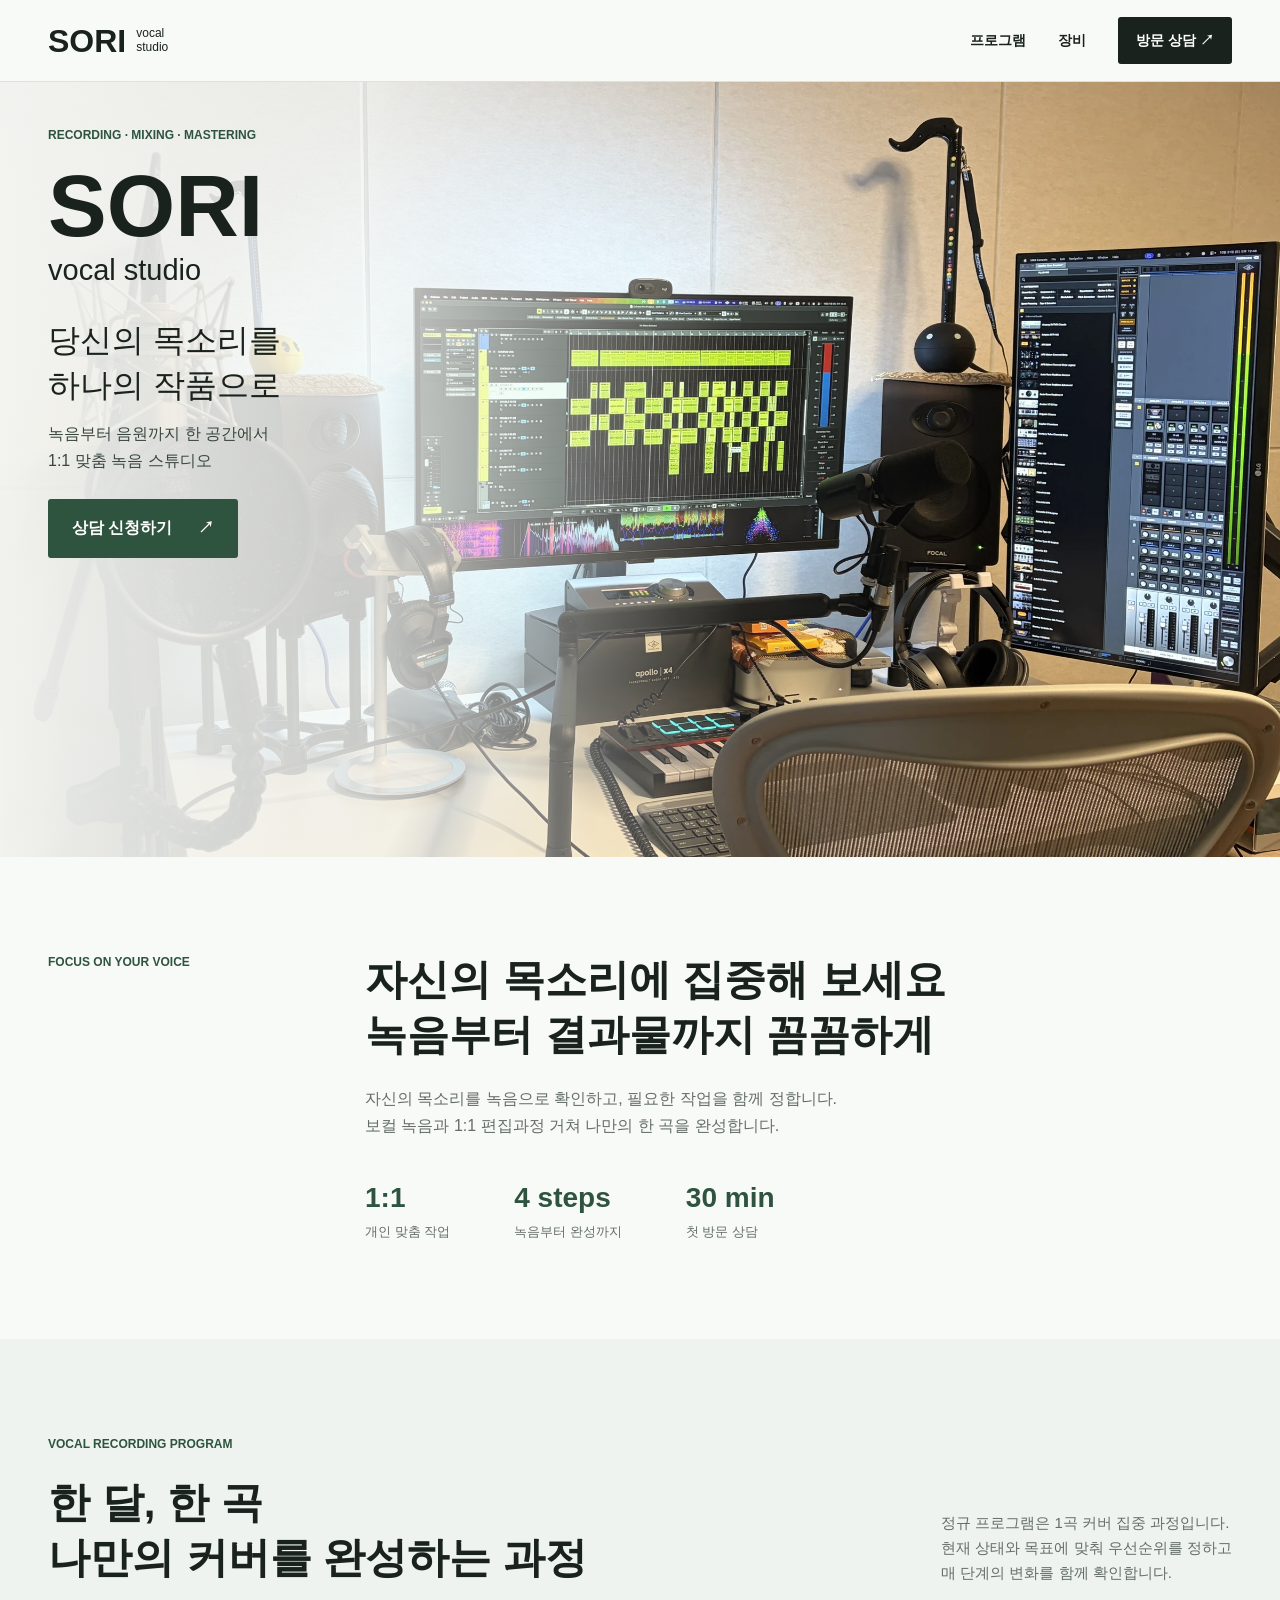
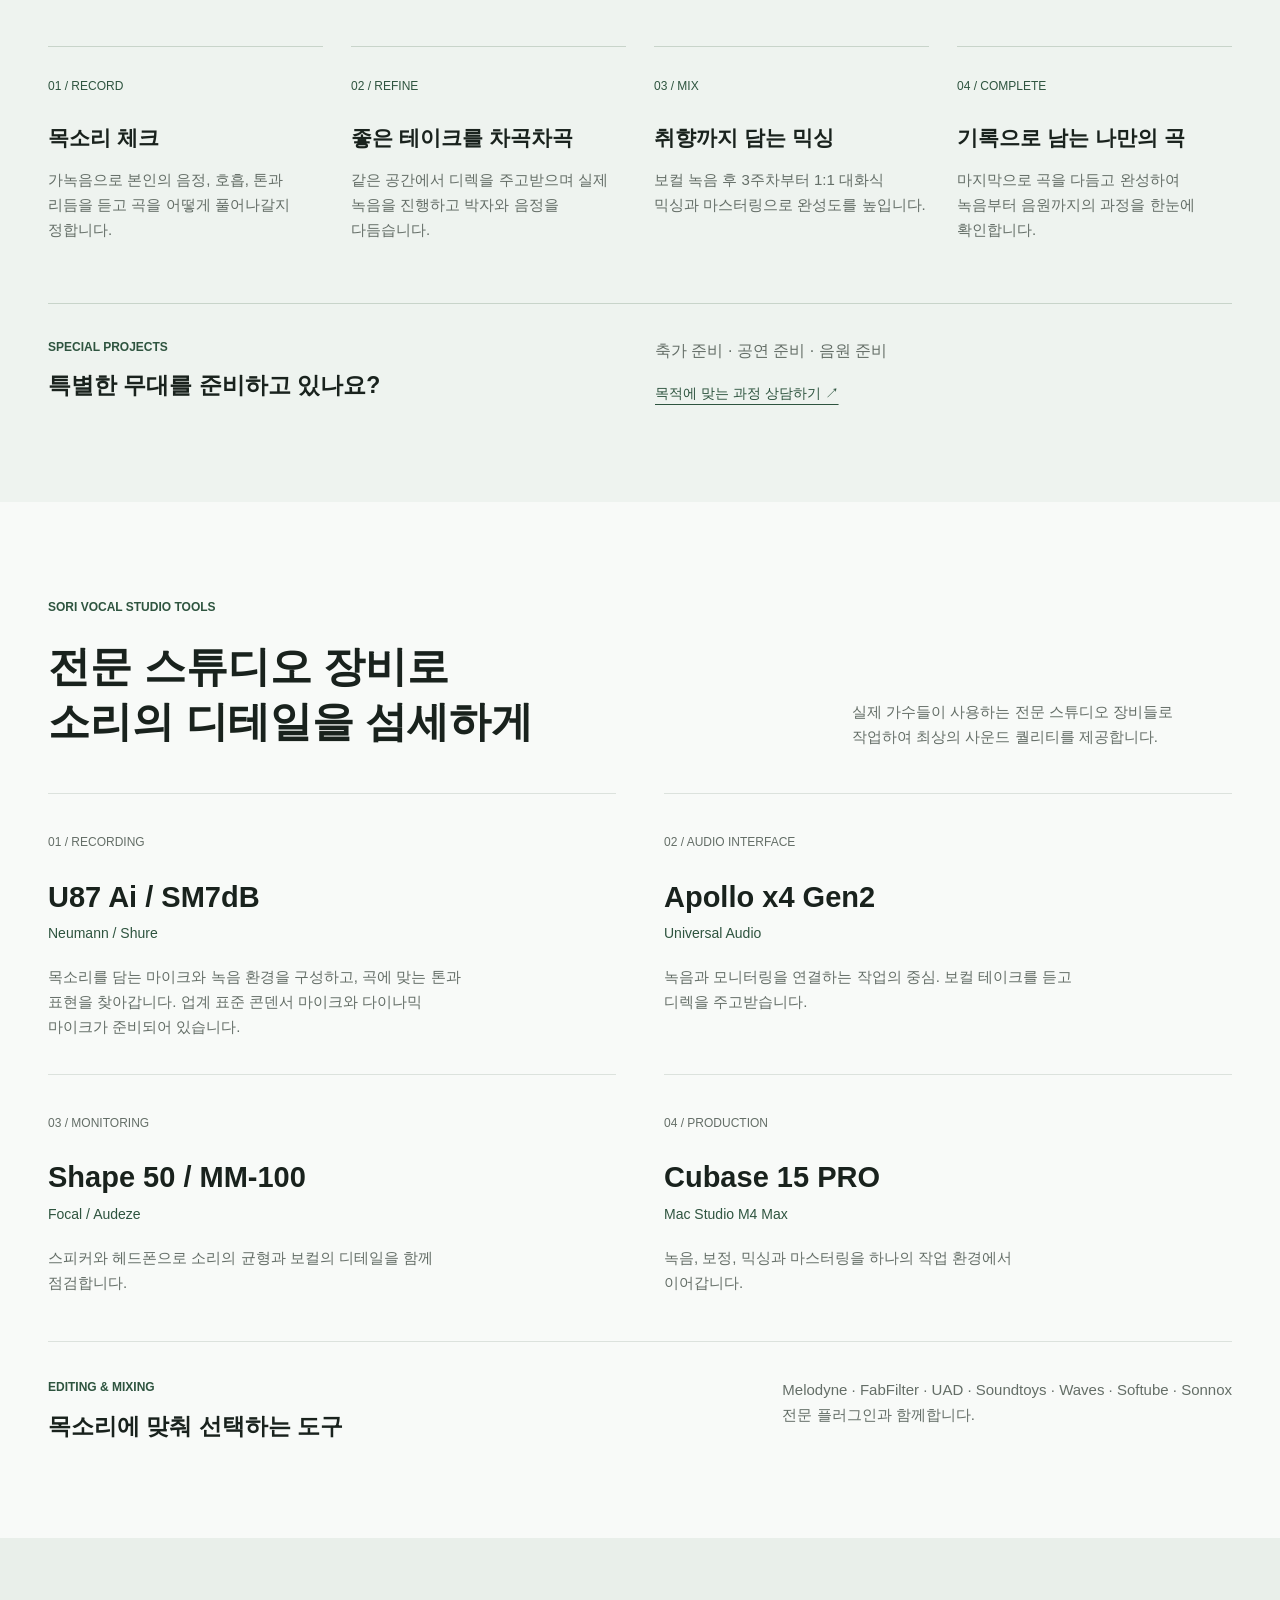
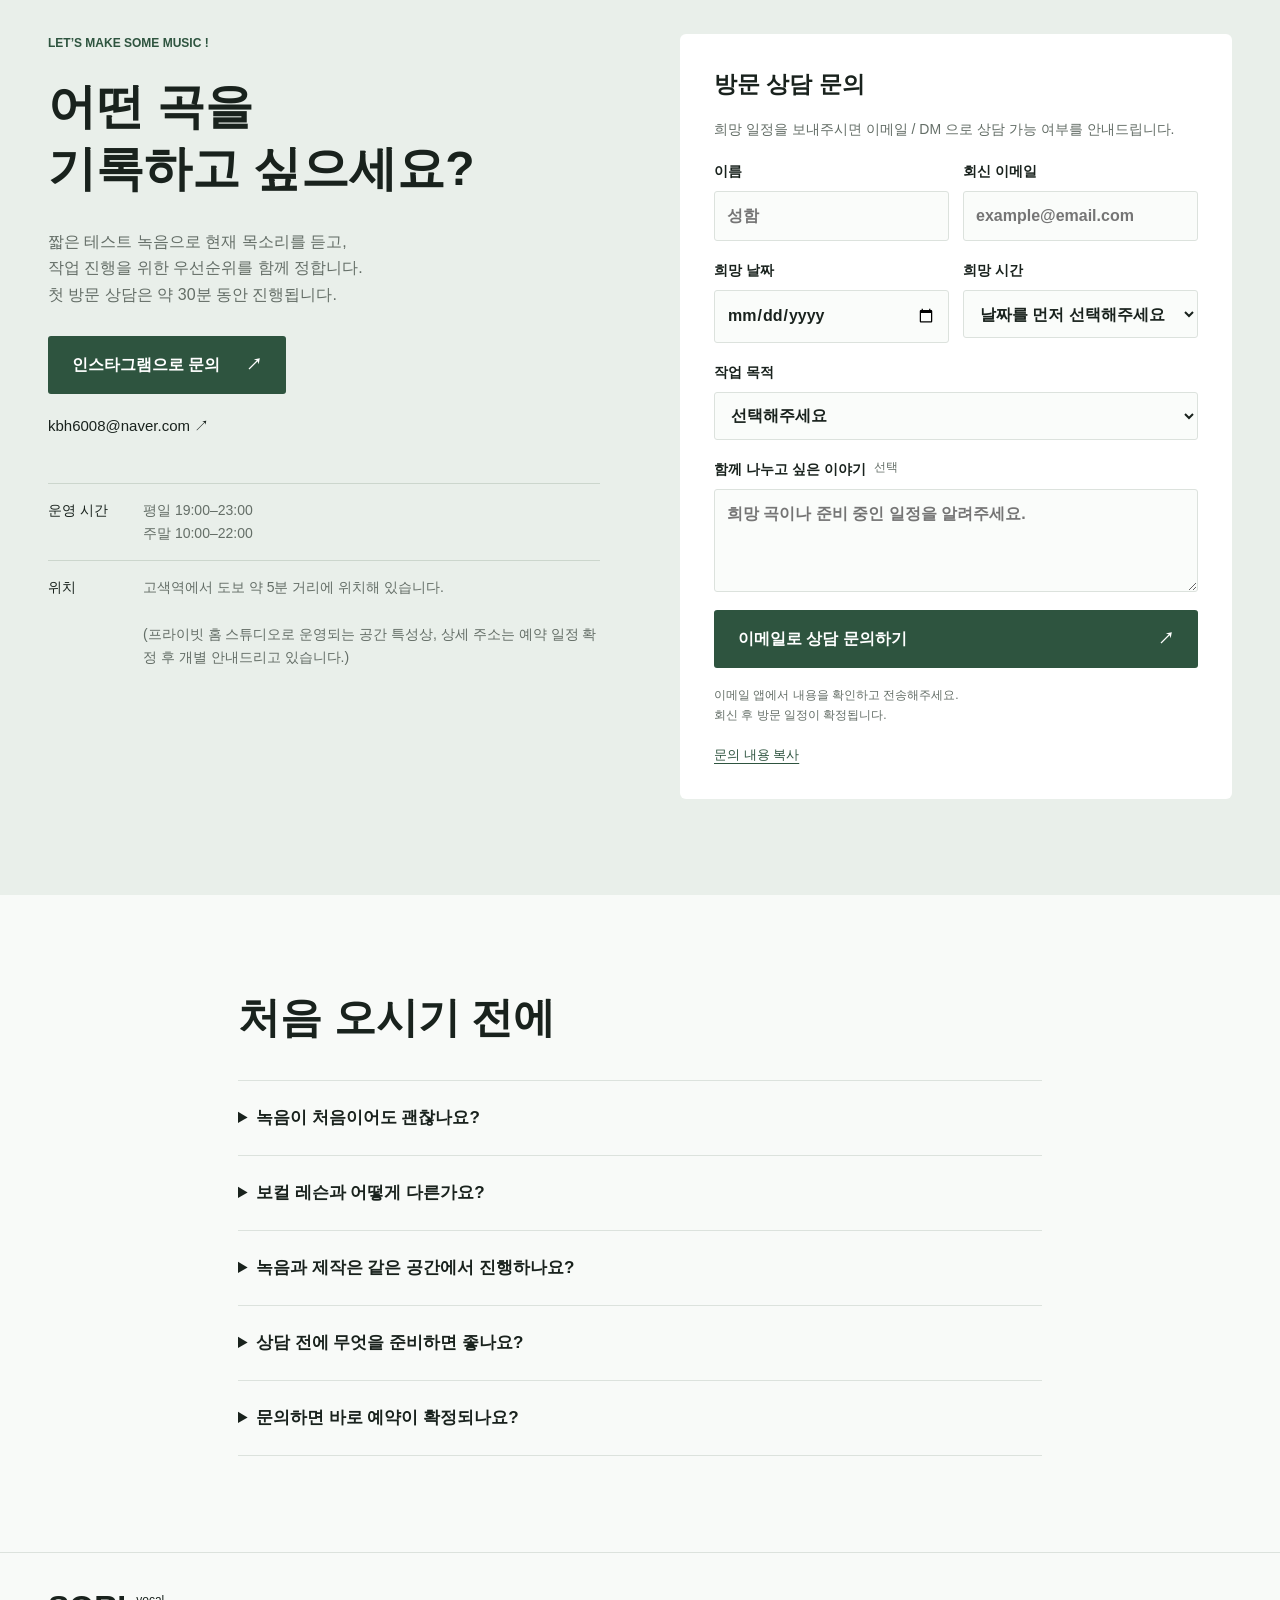
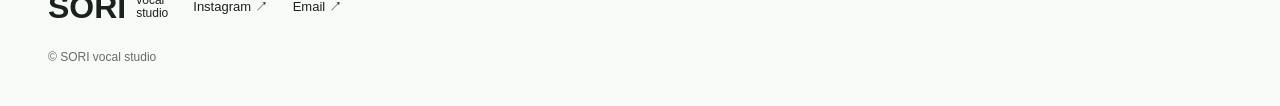
<file: index.html>
<!doctype html>
<html lang="ko"><head><meta charset="utf-8"><meta name="viewport" content="width=device-width,initial-scale=1"><title>SORI vocal studio | 당신의 목소리를 하나의 작품으로</title><meta name="description" content="한 공간에서 함께하는 1:1 녹음, 보컬 디렉과 믹싱. SORI vocal studio에서 나만의 한 곡을 완성하세요."><meta property="og:title" content="SORI vocal studio"><meta property="og:description" content="당신의 목소리를 하나의 작품으로. 한 공간에서 함께하는 1:1 맞춤 녹음과 제작."><meta property="og:image" content="https://byeongbyeong.github.io/studio-assets/studio-actual-20261031.jpg"><meta property="og:image:alt" content="SORI vocal studio 실제 녹음·제작 공간"><meta property="og:type" content="website"><meta property="og:url" content="https://byeongbyeong.github.io/"><meta name="theme-color" content="#f8faf8"><link rel="stylesheet" href="styles.css?v=20261004"><script src="site.js?v=20261018" defer=""></script><style id="sori-custom-style">[hidden]{display:none!important}h1,h2,h3,p{overflow-wrap:anywhere}.hero{height:auto;max-height:none;min-height:calc(100svh - 125px)}.hero-copy{padding-bottom:100px}@media(max-width:600px){.hero{min-height:550px}}@media(max-width:600px){[data-edit-id="t2"]{font-size:27px!important}}@media(max-width:600px){[data-edit-id="t6"]{font-size:27px!important}}@media(max-width:600px){[data-edit-id="t25"]{font-size:27px!important}}@media(max-width:600px){[data-edit-id="t40"]{font-size:27px!important}}@media(max-width:600px){[data-edit-id="t58"]{font-size:34px!important}}@media(max-width:600px){[data-edit-id="t71"]{font-size:27px!important}}.eyebrow:empty,footer p:empty{display:none}</style></head>
<body><a class="skip" href="#main">본문 바로가기</a><header><a class="brand" href="#top">SORI<span>vocal<br>studio</span></a><nav aria-label="주요 메뉴"><a href="#space" hidden="">공간</a><a href="#process">프로그램</a><a href="#equipment">장비</a><a class="nav-cta" href="#contact">방문 상담 ↗</a></nav></header>
<main id="main"><section class="hero" id="top" data-section-id="s0"><img src="studio-assets/studio-actual-20261031.webp" width="2400" height="1800" alt="SORI vocal studio의 마이크, 모니터 스피커와 녹음·믹싱 작업 공간" fetchpriority="high" decoding="async" data-edit-id="hero-image" style="object-fit: cover;"><div class="hero-copy"><p class="eyebrow" data-edit-id="t0">RECORDING · MIXING · MASTERING</p><h1>SORI<span data-edit-id="t1">vocal studio</span></h1><p class="hero-line" data-edit-id="t2">당신의 목소리를<br>하나의 작품으로</p><p class="hero-desc" data-edit-id="t3" style="text-align: left;">녹음부터 음원까지 한 공간에서<br>1:1 맞춤 녹음 스튜디오</p><a class="button" href="#contact" data-edit-id="t4" style="text-align: left;">상담 신청하기<span>↗</span></a></div></section>
<section class="wrap intro" data-section-id="s1"><p class="eyebrow" data-edit-id="t5">FOCUS ON YOUR VOICE</p><div><h2 data-edit-id="t6">자신의 목소리에 집중해 보세요<br>녹음부터 결과물까지 꼼꼼하게</h2><p data-edit-id="t7">자신의 목소리를 녹음으로 확인하고, 필요한 작업을 함께 정합니다.<br>보컬 녹음과 1:1 편집과정 거쳐 나만의 한 곡을 완성합니다.</p><div class="facts"><span data-edit-id="t8"><b data-edit-id="t9">1:1</b>개인 맞춤 작업</span><span data-edit-id="t10"><b data-edit-id="t11">4 steps</b>녹음부터 완성까지</span><span data-edit-id="t12"><b data-edit-id="t13">30 min</b>첫 방문 상담</span></div></div></section>
<section class="wrap space" id="space" data-section-id="s2" hidden=""><div class="section-head"><div><p class="eyebrow" data-edit-id="t14">ONE SHARED SPACE</p><h2 data-edit-id="t15">같은 공간에서.<br>더 가까이, 함께 완성.</h2></div><p data-edit-id="t16">녹음과 제작을 한곳에서 이어가는 1:1 스튜디오.<br>바로 옆에서 디렉을 주고받고 함께 들으며,<br>목소리에 맞는 작업 방향을 찾아갑니다.</p></div><figure><img id="space-image" src="studio-assets/studio-room-bright.webp" width="1672" height="941" loading="lazy" decoding="async" alt="작업 책상과 보컬 녹음 위치가 함께 있는 밝은 단일 공간 설계 이미지" style="object-position: 50% 50%; object-fit: contain;"><figcaption><b id="space-label" aria-live="polite">01 / SHARED STUDIO</b><span data-edit-id="t17">공간 설계 이미지 · 실제 시공 및 장비 배치는 달라질 수 있습니다.</span></figcaption></figure><div class="gallery-tabs" role="group" aria-label="스튜디오 설계 이미지 선택"><button type="button" data-image="studio-room-bright" aria-controls="space-image" class="selected" aria-pressed="true" data-src="studio-assets/studio-room-bright.webp" data-alt="작업 책상과 보컬 녹음 위치가 함께 있는 밝은 단일 공간 설계 이미지" data-position="50% 50%" data-fit="contain"><small>01</small><b data-edit-id="t18">공간 전경</b><span data-edit-id="t19">녹음 · 제작</span></button><button type="button" data-image="workstation-bright" aria-controls="space-image" aria-pressed="false" data-src="studio-assets/workstation-bright.webp" data-alt="같은 공간에서 녹음 디렉과 믹싱을 진행하는 작업 자리 설계 이미지" data-position="50% 50%" data-fit="contain"><small>02</small><b data-edit-id="t20">작업 자리</b><span data-edit-id="t21">디렉 · 믹싱</span></button><button type="button" data-image="studio-overview-bright" aria-controls="space-image" aria-pressed="false" data-src="studio-assets/studio-overview-bright.webp" data-alt="책상, 녹음 마이크와 출입 동선이 한 공간에 있는 스튜디오 배치 설계 이미지" data-position="50% 50%" data-fit="contain"><small>03</small><b data-edit-id="t22">공간 배치</b><span data-edit-id="t23">하나의 작업 동선</span></button></div></section>
<section class="process" id="process" data-section-id="s3"><div class="wrap"><div class="section-head"><div><p class="eyebrow" data-edit-id="t24">VOCAL RECORDING PROGRAM</p><h2 data-edit-id="t25">한 달, 한 곡<br>나만의 커버를 완성하는 과정</h2></div><p data-edit-id="t26">정규 프로그램은 1곡 커버 집중 과정입니다.<br>현재 상태와 목표에 맞춰 우선순위를 정하고<br>매 단계의 변화를 함께 확인합니다.</p></div><ol class="steps"><li><span>01 / RECORD</span><h3 data-edit-id="t27">목소리 체크</h3><p data-edit-id="t28">가녹음으로 본인의 음정, 호흡, 톤과 리듬을 듣고 곡을 어떻게 풀어나갈지 정합니다.</p></li><li><span>02 / REFINE</span><h3 data-edit-id="t29">좋은 테이크를 차곡차곡</h3><p data-edit-id="t30">같은 공간에서 디렉을 주고받으며 실제 녹음을 진행하고 박자와 음정을 다듬습니다.</p></li><li><span>03 / MIX</span><h3 data-edit-id="t31">취향까지 담는 믹싱</h3><p data-edit-id="t32">보컬 녹음 후 3주차부터 1:1 대화식 믹싱과 마스터링으로 완성도를 높입니다.</p></li><li><span>04 / COMPLETE</span><h3 data-edit-id="t33">기록으로 남는 나만의 곡</h3><p data-edit-id="t34">마지막으로 곡을 다듬고 완성하여 녹음부터 음원까지의 과정을 한눈에 확인합니다.</p></li></ol><div class="special"><div><p class="eyebrow" data-edit-id="t35">SPECIAL PROJECTS</p><h3 data-edit-id="t36">특별한 무대를 준비하고 있나요?</h3></div><div><p data-edit-id="t37">축가 준비 · 공연 준비 · 음원 준비</p><a href="#contact" data-edit-id="t38">목적에 맞는 과정 상담하기 ↗</a></div></div></div></section>
<section class="wrap" id="equipment" data-section-id="s4"><div class="section-head"><div><p class="eyebrow" data-edit-id="t39">SORI VOCAL STUDIO TOOLS</p><h2 data-edit-id="t40">전문 스튜디오 장비로<br>소리의 디테일을 섬세하게</h2></div><p data-edit-id="t41">실제 가수들이 사용하는 전문 스튜디오 장비들로 작업하여 최상의 사운드 퀄리티를 제공합니다.</p></div><div class="gear-grid"><article><small>01 / RECORDING</small><h3 data-edit-id="t42">U87 Ai / SM7dB</h3><p class="gear-sub" data-edit-id="t43">Neumann / Shure</p><p data-edit-id="t44">목소리를 담는 마이크와 녹음 환경을 구성하고, 곡에 맞는 톤과 표현을 찾아갑니다. 업계 표준 콘덴서 마이크와 다이나믹 마이크가 준비되어 있습니다.</p></article><article><small>02 / AUDIO INTERFACE</small><h3 data-edit-id="t45">Apollo x4 Gen2</h3><p class="gear-sub" data-edit-id="t46">Universal Audio</p><p data-edit-id="t47">녹음과 모니터링을 연결하는 작업의 중심. 보컬 테이크를 듣고 디렉을 주고받습니다.</p></article><article><small>03 / MONITORING</small><h3 data-edit-id="t48">Shape 50 / MM-100</h3><p class="gear-sub" data-edit-id="t49">Focal / Audeze</p><p data-edit-id="t50">스피커와 헤드폰으로 소리의 균형과 보컬의 디테일을 함께 점검합니다.</p></article><article><small>04 / PRODUCTION</small><h3 data-edit-id="t51">Cubase 15 PRO</h3><p class="gear-sub" data-edit-id="t52">Mac Studio M4 Max</p><p data-edit-id="t53">녹음, 보정, 믹싱과 마스터링을 하나의 작업 환경에서 이어갑니다.</p></article></div><div class="software"><div><p class="eyebrow" data-edit-id="t54">EDITING &amp; MIXING</p><h3 data-edit-id="t55">목소리에 맞춰 선택하는 도구</h3></div><p data-edit-id="t56">Melodyne · FabFilter · UAD · Soundtoys ·  Waves · Softube · Sonnox<br>전문 플러그인과 함께합니다.</p></div></section>
<section class="contact" id="contact" data-section-id="s5"><div class="wrap contact-grid"><div class="contact-copy"><p class="eyebrow" data-edit-id="t57">LET’S MAKE SOME MUSIC !</p><h2 data-edit-id="t58">어떤 곡을<br>기록하고 싶으세요?</h2><p data-edit-id="t59">짧은 테스트 녹음으로 현재 목소리를 듣고,<br>작업 진행을 위한 우선순위를 함께 정합니다.<br>첫 방문 상담은 약 30분 동안 진행됩니다.</p><a class="button" href="https://www.instagram.com/hon2b/" target="_blank" rel="noopener noreferrer" data-edit-id="t60">인스타그램으로 문의 <span>↗</span></a><a class="email-link" href="mailto:kbh6008@naver.com" data-edit-id="t61">kbh6008@naver.com ↗</a><dl><div><dt data-edit-id="t62">운영 시간</dt><dd data-edit-id="t63">평일 19:00–23:00<br>주말 10:00–22:00</dd></div><div><dt data-edit-id="t64">위치</dt><dd data-edit-id="t65">고색역에서 도보 약 5분 거리에 위치해 있습니다.<br><br>(프라이빗 홈 스튜디오로 운영되는 공간 특성상, 상세 주소는 예약 일정 확정 후 개별 안내드리고 있습니다.)</dd></div></dl></div><form id="consultation"><h3 data-edit-id="t66">방문 상담 문의</h3><p class="form-note" data-edit-id="t67">희망 일정을 보내주시면 이메일 / DM 으로 상담 가능 여부를 안내드립니다.</p><div class="fields"><label>이름<input name="name" autocomplete="name" maxlength="50" placeholder="성함" required=""></label><label>회신 이메일<input name="email" type="email" autocomplete="email" maxlength="120" placeholder="example@email.com" required=""></label><label>희망 날짜<input name="date" type="date" required=""></label><label>희망 시간<select name="time" required=""><option value="">날짜를 먼저 선택해주세요</option></select></label></div><label>작업 목적<select name="project" required=""><option value="">선택해주세요</option><option>1곡 커버 집중 과정</option><option>축가 준비</option><option>공연 준비</option><option>음원 준비</option><option>기타 상담</option></select></label><label>함께 나누고 싶은 이야기 <small>선택</small><textarea name="message" maxlength="2000" rows="3" placeholder="희망 곡이나 준비 중인 일정을 알려주세요."></textarea></label><button class="button" type="submit">이메일로 상담 문의하기 <span>↗</span></button><p class="form-foot" data-edit-id="t68">이메일 앱에서 내용을 확인하고 전송해주세요.<br>회신 후 방문 일정이 확정됩니다.</p><p id="form-status" role="status" aria-live="polite" data-edit-id="t69"></p><button type="button" id="copy-inquiry">문의 내용 복사</button></form></div></section>
<section class="wrap faq" data-section-id="s6"><p class="eyebrow" data-edit-id="t70"></p><h2 data-edit-id="t71">처음 오시기 전에 </h2><details><summary data-edit-id="t72">녹음이 처음이어도 괜찮나요?</summary><p data-edit-id="t73">괜찮습니다. 짧은 테스트 녹음으로 현재 상태를 확인하고, 목표와 준비 정도에 맞춰 진행 방향을 정합니다.</p></details><details><summary data-edit-id="t74">보컬 레슨과 어떻게 다른가요?</summary><p data-edit-id="t75">SORI는 녹음으로 목소리를 확인하고 결과물로 남기는 1:1 맞춤 스튜디오입니다. 실제 곡 작업 안에서 녹음 디렉, 편집, 믹싱을 함께 진행합니다.</p></details><details><summary data-edit-id="t76">녹음과 제작은 같은 공간에서 진행하나요?</summary><p data-edit-id="t77">네. 엔지니어와 같은 공간에서 작업합니다. 녹음할 때는 헤드폰으로 반주를 듣고, 테이크를 함께 확인하며 디렉과 믹싱을 이어갑니다.</p></details><details><summary data-edit-id="t78">상담 전에 무엇을 준비하면 좋나요?</summary><p data-edit-id="t79">녹음하고 싶은 곡과 원하는 분위기를 생각해 오시면 좋습니다. 축가나 공연처럼 정해진 일정이 있다면 문의 시 함께 알려주세요.</p></details><details><summary data-edit-id="t80">문의하면 바로 예약이 확정되나요?</summary><p data-edit-id="t81">이메일 또는 인스타그램으로 희망 일정을 보내주시면 가능 여부를 확인해 답변드립니다. 답변을 통해 방문 일정이 정해진 후 예약이 확정됩니다.</p></details></section></main>
<footer class="wrap"><a class="brand" href="#top">SORI<span>vocal<br>studio</span></a><p data-edit-id="t82"></p><a href="https://www.instagram.com/hon2b/" target="_blank" rel="noopener noreferrer">Instagram ↗</a><a href="mailto:kbh6008@naver.com">Email ↗</a><small data-edit-id="t83">© SORI vocal studio</small></footer><a class="mobile-contact" href="#contact">방문 상담 문의 <span>↗</span></a>
</body></html>
</file>
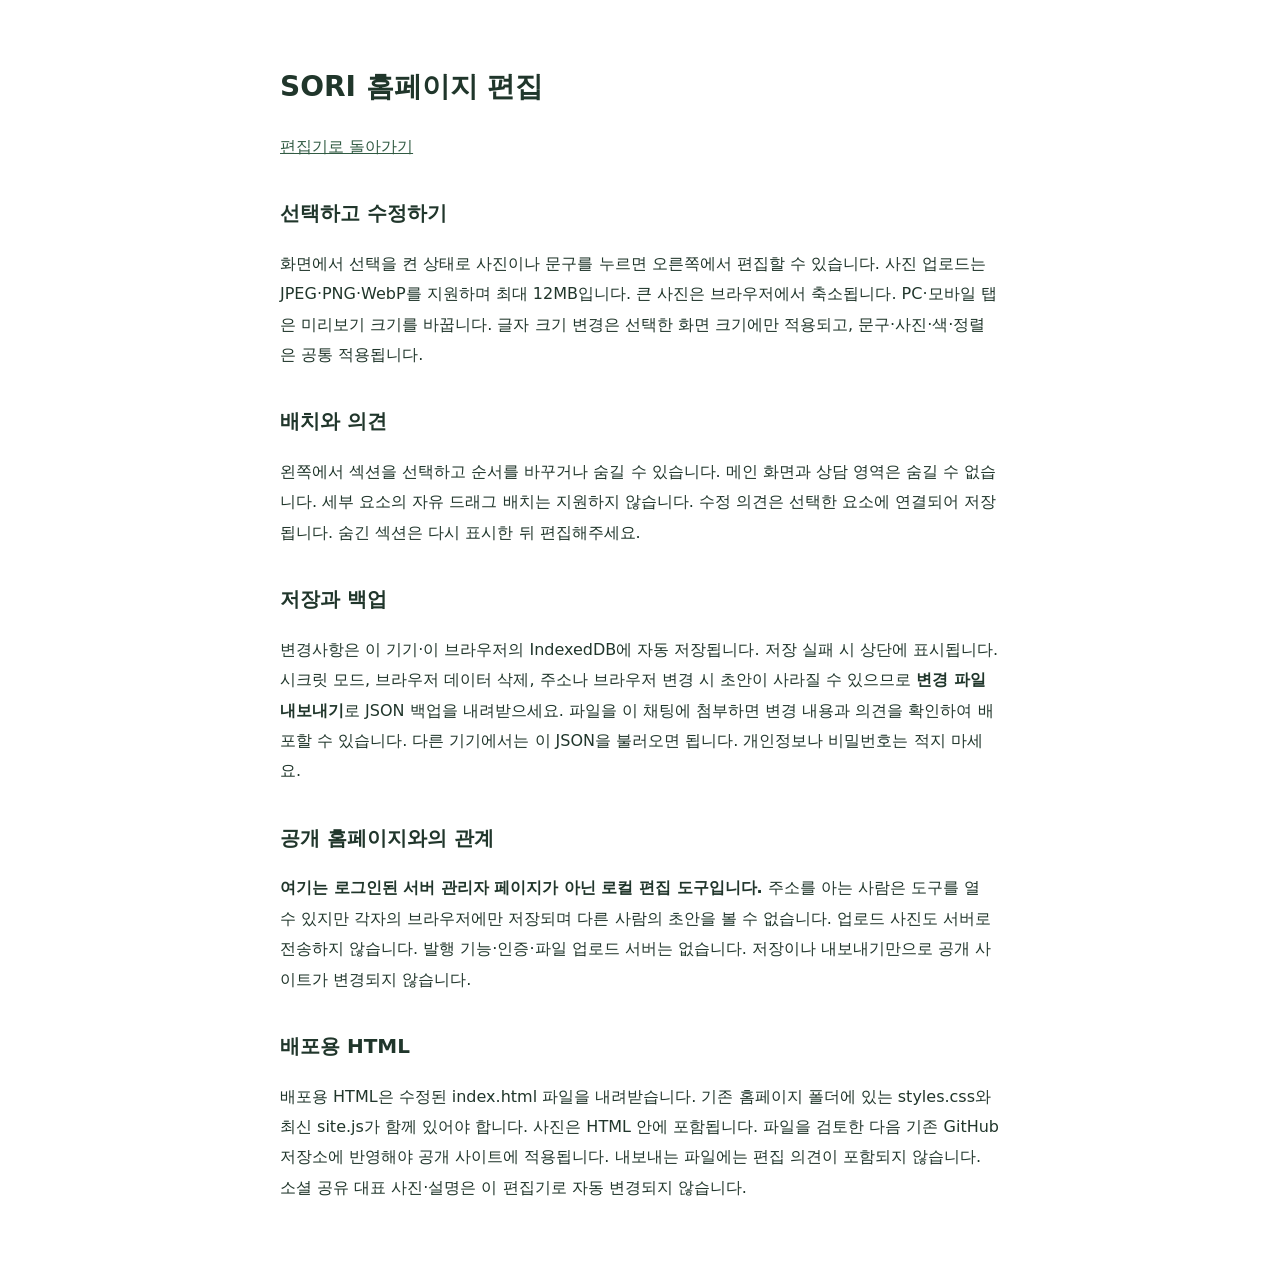
<file: editor-guide.html>
<!doctype html><html lang="ko"><meta charset="utf-8"><meta name="viewport" content="width=device-width,initial-scale=1"><title>SORI 편집기 안내</title><style>body{font-family:system-ui,sans-serif;line-height:1.9;color:#20362b;max-width:720px;margin:60px auto;padding:0 24px}h1{font-size:28px}h2{font-size:20px;margin-top:32px}a{color:#315b43}strong{font-weight:700}</style><h1>SORI 홈페이지 편집</h1><p><a href="editor.html">편집기로 돌아가기</a></p><h2>선택하고 수정하기</h2><p>화면에서 선택을 켠 상태로 사진이나 문구를 누르면 오른쪽에서 편집할 수 있습니다. 사진 업로드는 JPEG·PNG·WebP를 지원하며 최대 12MB입니다. 큰 사진은 브라우저에서 축소됩니다. PC·모바일 탭은 미리보기 크기를 바꿉니다. 글자 크기 변경은 선택한 화면 크기에만 적용되고, 문구·사진·색·정렬은 공통 적용됩니다.</p><h2>배치와 의견</h2><p>왼쪽에서 섹션을 선택하고 순서를 바꾸거나 숨길 수 있습니다. 메인 화면과 상담 영역은 숨길 수 없습니다. 세부 요소의 자유 드래그 배치는 지원하지 않습니다. 수정 의견은 선택한 요소에 연결되어 저장됩니다. 숨긴 섹션은 다시 표시한 뒤 편집해주세요.</p><h2>저장과 백업</h2><p>변경사항은 이 기기·이 브라우저의 IndexedDB에 자동 저장됩니다. 저장 실패 시 상단에 표시됩니다. 시크릿 모드, 브라우저 데이터 삭제, 주소나 브라우저 변경 시 초안이 사라질 수 있으므로 <strong>변경 파일 내보내기</strong>로 JSON 백업을 내려받으세요. 파일을 이 채팅에 첨부하면 변경 내용과 의견을 확인하여 배포할 수 있습니다. 다른 기기에서는 이 JSON을 불러오면 됩니다. 개인정보나 비밀번호는 적지 마세요.</p><h2>공개 홈페이지와의 관계</h2><p><strong>여기는 로그인된 서버 관리자 페이지가 아닌 로컬 편집 도구입니다.</strong> 주소를 아는 사람은 도구를 열 수 있지만 각자의 브라우저에만 저장되며 다른 사람의 초안을 볼 수 없습니다. 업로드 사진도 서버로 전송하지 않습니다. 발행 기능·인증·파일 업로드 서버는 없습니다. 저장이나 내보내기만으로 공개 사이트가 변경되지 않습니다.</p><h2>배포용 HTML</h2><p>배포용 HTML은 수정된 index.html 파일을 내려받습니다. 기존 홈페이지 폴더에 있는 styles.css와 최신 site.js가 함께 있어야 합니다. 사진은 HTML 안에 포함됩니다. 파일을 검토한 다음 기존 GitHub 저장소에 반영해야 공개 사이트에 적용됩니다. 내보내는 파일에는 편집 의견이 포함되지 않습니다. 소셜 공유 대표 사진·설명은 이 편집기로 자동 변경되지 않습니다.</p></html>
</file>
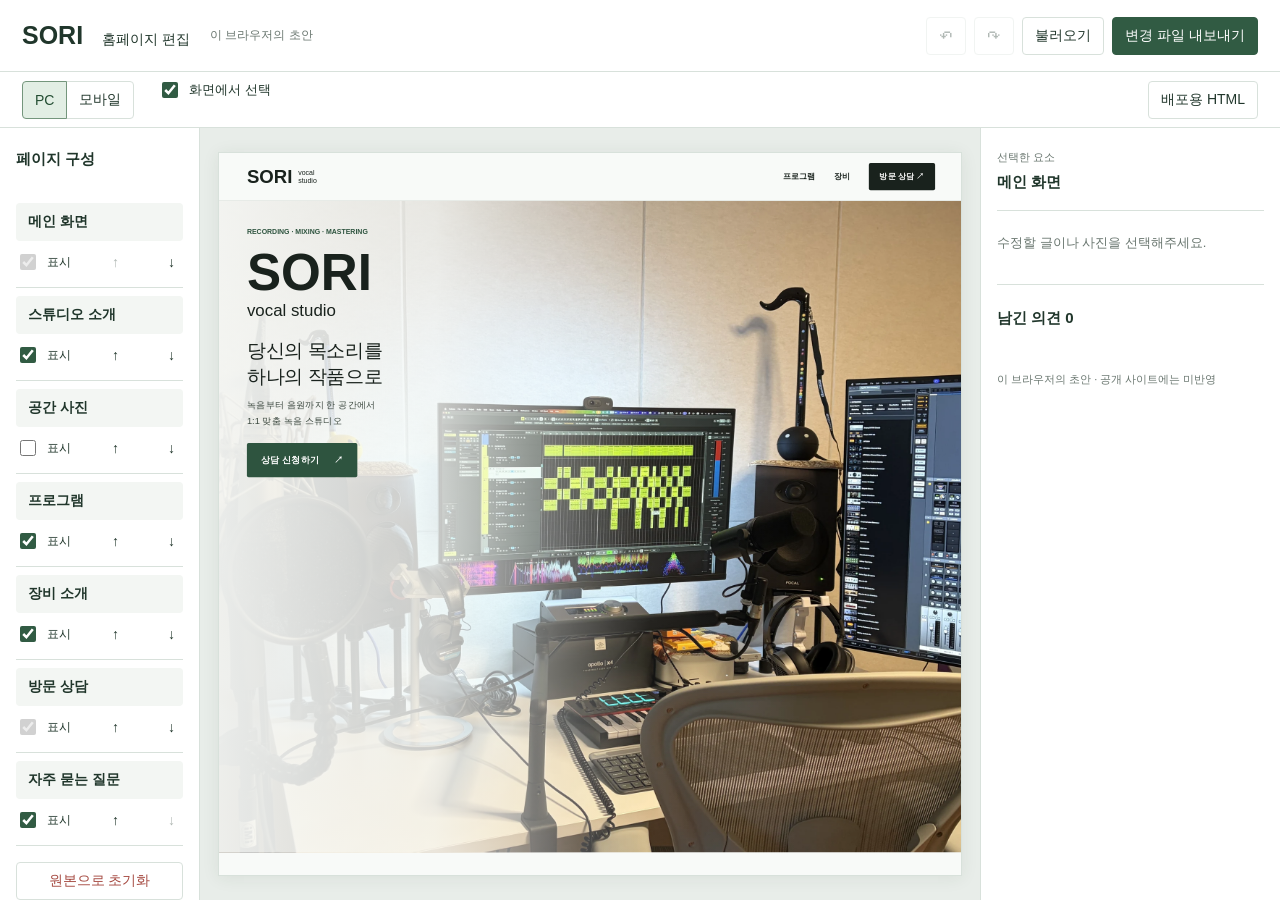
<file: editor.html>
<!doctype html>
<html lang="ko"><head><meta charset="utf-8"><meta name="viewport" content="width=device-width,initial-scale=1"><meta name="robots" content="noindex,nofollow"><title>SORI | 홈페이지 편집</title><link rel="stylesheet" href="editor.css?v=20261018"><script src="editor-template.js?v=20261031-2" defer></script><script src="editor.js?v=20261018-2" defer></script></head>
<body>
<header><a href="./index.html" class="brand">SORI <span>홈페이지 편집</span></a><span id="save-state" role="status">불러오는 중</span><div class="actions"><button id="undo" title="되돌리기" aria-label="되돌리기">↶</button><button id="redo" title="다시 실행" aria-label="다시 실행">↷</button><button id="import">불러오기</button><input type="file" id="import-file" accept="application/json,.json" hidden><button id="export" class="primary">변경 파일 내보내기</button></div></header>
<nav class="viewbar"><div class="segmented" aria-label="화면 크기"><button data-viewport="desktop" aria-pressed="true">PC</button><button data-viewport="mobile" aria-pressed="false">모바일</button></div><label class="check"><input id="pick" type="checkbox" checked>화면에서 선택</label><div class="segmented mode"><button data-mode="preview" aria-pressed="true">미리보기</button><button data-mode="inspector" aria-pressed="false">편집</button></div><button id="download-html">배포용 HTML</button></nav>
<main><aside class="sections"><h2>페이지 구성</h2><div id="sections"></div><button id="reset" class="danger">원본으로 초기화</button><a href="editor-guide.html" target="_blank" rel="noopener">저장·전달 안내 ↗</a></aside>
<section class="preview" aria-label="홈페이지 미리보기"><div id="frame-shell"><iframe id="preview" title="홈페이지 편집 미리보기" sandbox="allow-scripts allow-same-origin"></iframe></div></section>
<aside class="inspector"><div class="inspector-heading"><span class="eyebrow">선택한 요소</span><h2 id="selection-name">메인 화면</h2></div><div id="empty">수정할 글이나 사진을 선택해주세요.</div><div id="controls" hidden>
<label id="text-field">문구<textarea id="text" rows="5" maxlength="4000"></textarea></label>
<div id="image-fields" hidden><label class="upload">사진 교체<input id="image-file" type="file" accept="image/jpeg,image/png,image/webp"></label><button id="original-image">원래 사진으로</button><label>사진 설명<input id="alt" maxlength="300"></label><label>사진 맞춤<select id="fit"><option value="cover">영역 채우기</option><option value="contain">전체 사진 보기</option></select></label><label>가로 초점<input id="focus-x" type="range" min="0" max="100" value="50"></label><label>세로 초점<input id="focus-y" type="range" min="0" max="100" value="50"></label></div>
<div id="type-fields"><label>글자 크기 <output id="font-value"></output><input id="font-size" type="range" min="11" max="96"></label><div class="segmented" aria-label="글 정렬"><button data-align="left" title="왼쪽 정렬">왼쪽</button><button data-align="center" title="가운데 정렬">가운데</button><button data-align="right" title="오른쪽 정렬">오른쪽</button></div><label class="color-label">글자색<input id="color" type="color"></label><button id="reset-style">글자 스타일 복원</button></div>
<label>수정 의견<textarea id="feedback" rows="3" maxlength="2000" placeholder="이 위치에서 바꾸고 싶은 점"></textarea></label><label class="check"><input id="done" type="checkbox">의견 해결됨</label>
</div><div class="feedback-list"><h2>남긴 의견 <span id="feedback-count">0</span></h2><div id="feedback-list"></div></div><p class="privacy">이 브라우저의 초안 · 공개 사이트에는 미반영</p></aside></main>
<div id="toast" role="status" aria-live="polite"></div>
<dialog id="confirm-dialog"><h2 id="confirm-title"></h2><p id="confirm-body"></p><div><button id="cancel-confirm">취소</button><button id="accept-confirm" class="primary">계속</button></div></dialog>
</body></html>
</file>
<file: styles.css>
:root{--ink:#19221d;--muted:#646e67;--line:#dce2dd;--green:#2e543f;--paper:#f8faf8;--accent:#d1eda4}*{box-sizing:border-box}html{scroll-behavior:smooth;scroll-padding-top:90px}body{margin:0;color:var(--ink);background:var(--paper);font-family:-apple-system,BlinkMacSystemFont,"Segoe UI","Noto Sans KR",sans-serif;line-height:1.65;letter-spacing:0}a{color:inherit;text-decoration:none}button,input,select,textarea{font:inherit}a:focus-visible,button:focus-visible,summary:focus-visible{outline:3px solid #759e6e;outline-offset:5px}img{display:block;width:100%;height:auto}h1,h2,h3,p,figure{margin:0}h2{font-size:42px;line-height:1.3;font-weight:650;word-break:keep-all}h3{font-size:23px;line-height:1.4;word-break:keep-all}p{word-break:keep-all;overflow-wrap:anywhere}.wrap{max-width:1280px;padding:96px 48px;margin:auto}.eyebrow{font-size:12px;font-weight:700;margin-bottom:22px;color:var(--green)}header{height:82px;padding:0 48px;display:flex;align-items:center;justify-content:space-between;background:var(--paper);border-bottom:1px solid var(--line);position:sticky;top:0;z-index:10}.brand{font-size:32px;font-weight:850;line-height:1;display:flex;align-items:center;gap:10px}.brand span{font-size:12px;font-weight:500;line-height:1.1}nav{display:flex;align-items:center;gap:32px;font-size:14px;font-weight:600}.nav-cta{padding:12px 18px;background:var(--ink);color:white;border-radius:3px}.hero{position:relative;min-height:640px;height:calc(100svh - 125px);max-height:960px;color:var(--ink);isolation:isolate;background:#f1f2ef}.hero>img{position:absolute;inset:0;height:100%;object-fit:cover;z-index:-2}.hero:before{content:"";position:absolute;inset:0;z-index:-1;background:linear-gradient(90deg,rgba(248,250,248,.94),rgba(248,250,248,.80) 29%,rgba(248,250,248,.08) 58%,transparent 78%)}.hero-copy{max-width:1280px;margin:auto;padding:44px 48px}.hero .eyebrow{color:var(--green);margin-bottom:18px}.hero h1{font-size:88px;line-height:.95;font-weight:750}.hero h1 span{display:block;font-size:29px;font-weight:400;line-height:1.6}.hero-line{font-size:32px;line-height:1.4;margin:24px 0 14px;font-weight:550}.hero-desc{font-size:16px;color:#39463d;margin-bottom:25px}.button{display:inline-flex;justify-content:space-between;align-items:center;gap:26px;padding:16px 24px;background:var(--green);color:white;border:0;border-radius:3px;font-weight:600;cursor:pointer;min-height:54px;transition:background .2s}.button:hover{background:#3d6d50}.button.light{background:var(--paper);color:var(--ink)}.button.light:hover{background:var(--accent)}.hero-foot{position:absolute;bottom:20px;left:48px;right:48px;display:flex;justify-content:space-between;gap:20px;font-size:11px;color:#263b2d;text-shadow:0 1px 4px #fff}.intro{display:grid;grid-template-columns:1fr 3fr;gap:28px}.intro>div>p{max-width:640px;margin-top:24px;color:var(--muted)}.facts{display:flex;gap:64px;margin-top:36px}.facts span{font-size:13px;color:var(--muted)}.facts b{display:block;font-size:28px;color:var(--green);font-weight:550}.space{padding-top:25px}.section-head{display:flex;align-items:end;justify-content:space-between;gap:40px;margin-bottom:44px}.section-head>p{color:var(--muted);font-size:15px;max-width:380px}figure img{aspect-ratio:1672/941;object-fit:contain;background:#e5e8e4}figcaption{display:flex;justify-content:space-between;gap:15px;margin-top:14px;font-size:12px;color:var(--muted)}figcaption b{color:var(--ink)}.gallery-tabs{display:grid;grid-template-columns:repeat(3,minmax(0,1fr));margin-top:28px;border-top:1px solid var(--line)}.gallery-tabs button{background:none;border:0;border-top:3px solid transparent;text-align:left;padding:24px 20px;cursor:pointer;color:var(--muted);display:grid;grid-template-columns:32px 1fr;gap:4px}.gallery-tabs .selected{border-color:var(--green);background:#edf2ed;color:var(--green)}.gallery-tabs b{font-size:18px}.gallery-tabs button>span{grid-column:2;font-size:13px}.gallery-tabs small{font-size:12px;align-self:center}.process{background:#eef3ef;color:var(--ink)}.process .eyebrow{color:var(--green)}.process .section-head>p{color:var(--muted)}.steps{list-style:none;padding:0;display:grid;grid-template-columns:repeat(4,minmax(0,1fr));gap:28px;margin:60px 0}.steps li{border-top:1px solid #c8d4ca;padding-top:25px}.steps span{font-size:12px;color:var(--green)}.steps h3{font-size:21px;margin:25px 0 16px}.steps p{font-size:15px;color:var(--muted)}.special{border-top:1px solid #c8d4ca;padding-top:34px;display:grid;grid-template-columns:1fr 1fr;gap:30px}.special .eyebrow{margin-bottom:12px}.special>div:last-child{align-self:end}.special>div>p:not(.eyebrow){color:var(--muted);margin-bottom:16px}.special a{color:var(--green);font-size:14px;text-decoration:underline;text-underline-offset:6px}.gear-grid{display:grid;grid-template-columns:1fr 1fr;gap:0 48px}.gear-grid article{padding:34px 0;border-top:1px solid var(--line)}.gear-grid small{font-size:12px;color:var(--muted)}.gear-grid h3{font-size:29px;margin-top:22px}.gear-sub{font-size:14px;color:var(--green);margin:5px 0 20px}.gear-grid article>p:last-child{font-size:15px;color:var(--muted);max-width:430px}.software{border-top:1px solid var(--line);padding-top:36px;margin-top:12px;display:flex;justify-content:space-between;gap:30px}.software .eyebrow{margin-bottom:12px}.software>p{color:var(--muted);font-size:15px}.contact{background:#e9efea}.contact-grid{display:grid;grid-template-columns:1fr 1fr;gap:80px}.contact-copy h2{font-size:48px}.contact-copy>p:not(.eyebrow){color:var(--muted);margin:28px 0}.email-link{display:block;font-size:15px;margin:20px 0;overflow-wrap:anywhere}dl{margin-top:44px;font-size:14px}dl>div{display:grid;grid-template-columns:95px 1fr;padding:15px 0;border-top:1px solid #ccd6cd}dd{margin:0;color:var(--muted)}form{background:white;padding:34px;border-radius:6px;display:grid;gap:18px;min-width:0}.form-note{font-size:14px;color:var(--muted)}.fields{display:grid;grid-template-columns:repeat(2,minmax(0,1fr));gap:18px 14px}label{display:flex;flex-wrap:wrap;gap:8px;align-content:start;min-width:0;font-size:14px;font-weight:600}input,select,textarea{display:block;width:100%;max-width:100%;min-width:0;min-height:48px;padding:11px 12px;border:1px solid var(--line);border-radius:3px;background:#fafcfa;color:var(--ink);font-size:16px}input:focus,select:focus,textarea:focus{outline:2px solid var(--green);outline-offset:1px}textarea{resize:vertical}label small{color:var(--muted);font-size:12px;font-weight:400}form .button{width:100%}.form-foot{color:var(--muted);font-size:12px}#copy-inquiry{background:none;border:0;text-decoration:underline;text-underline-offset:4px;color:var(--green);cursor:pointer;font-size:13px;justify-self:start;padding:0}#form-status{font-size:13px;color:var(--green)}#form-status:empty{display:none}.faq{max-width:900px}.faq h2{margin-bottom:34px}.faq details{border-top:1px solid var(--line)}.faq details:last-child{border-bottom:1px solid var(--line)}summary{padding:23px 28px 23px 0;font-weight:600;cursor:pointer;font-size:17px}.faq details p{padding:0 0 24px;color:var(--muted);font-size:15px}footer.wrap{border-top:1px solid var(--line);padding-top:38px;padding-bottom:38px;display:flex;flex-wrap:wrap;gap:25px;align-items:center;font-size:13px}footer p{flex:1;color:var(--muted)}footer small{flex-basis:100%;color:var(--muted);font-size:12px}.mobile-contact{display:none}.skip{position:fixed;top:-100px;z-index:30;background:white;padding:12px}.skip:focus{top:0}@media(max-width:1000px){h2{font-size:34px}.wrap{padding:72px 30px}header{padding:0 30px}.hero-copy{padding:40px 30px}.hero-foot{left:30px;right:30px}.intro{grid-template-columns:1fr}.section-head{align-items:start;flex-direction:column;gap:22px}.steps{grid-template-columns:1fr 1fr;gap:36px}.contact-grid{gap:35px}.contact-copy h2{font-size:38px}form{padding:24px}.fields{grid-template-columns:1fr}.software{flex-direction:column}}@media(max-width:600px){html{scroll-padding-top:78px}header{height:70px;padding:0 20px}.brand{font-size:27px;gap:7px}.brand span{font-size:10px}nav{gap:16px;font-size:13px}nav>a:not(.nav-cta){display:none}.nav-cta{padding:10px 14px}.hero{height:auto;min-height:550px;max-height:none}.hero>img{object-position:48% center}.hero:before{background:linear-gradient(90deg,rgba(248,250,248,.94),rgba(248,250,248,.66) 64%,rgba(248,250,248,.14))}.hero-copy{padding:38px 24px 85px}.hero h1{font-size:64px}.hero h1 span{font-size:23px}.hero-line{font-size:29px;margin-top:26px}.hero-desc{font-size:14px}.hero .eyebrow{font-size:10px}.hero-foot{left:24px;right:24px;bottom:20px;flex-direction:column;gap:3px;font-size:10px}.wrap{padding:62px 24px}h2{font-size:29px}h3{font-size:21px}.facts{gap:20px;justify-content:space-between}.facts b{font-size:23px}.facts span{font-size:11px}.intro>div>p{font-size:15px}.space{padding-top:5px}.section-head{margin-bottom:28px}.section-head>p{font-size:14px}figcaption{flex-direction:column;font-size:11px;gap:5px}.gallery-tabs{margin-top:20px}.gallery-tabs button{padding:16px 8px;display:flex;flex-direction:column;gap:6px;align-items:start}.gallery-tabs small{align-self:start}.gallery-tabs b{font-size:15px}.gallery-tabs button>span{font-size:11px;line-height:1.5}.steps{grid-template-columns:1fr;gap:28px;margin:35px 0}.steps h3{margin:12px 0}.special{grid-template-columns:1fr}.special h3{font-size:22px}.gear-grid{grid-template-columns:1fr}.gear-grid h3{font-size:26px}.contact-grid{grid-template-columns:1fr;gap:34px}.contact-copy h2{font-size:36px}.contact-copy>p:not(.eyebrow){font-size:14px}form{padding:24px 18px}.faq summary{font-size:16px}footer.wrap{padding-bottom:108px}footer p{flex-basis:100%}.mobile-contact{position:fixed;bottom:0;left:0;right:0;z-index:20;display:flex;justify-content:space-between;background:var(--green);color:white;padding:16px 24px max(16px,env(safe-area-inset-bottom));font-size:15px;font-weight:600;box-shadow:0 -3px 18px #0001}.eyebrow{margin-bottom:16px}.hero .button{font-size:14px}body{overflow-wrap:anywhere}}@media(prefers-reduced-motion:reduce){html{scroll-behavior:auto}*{transition:none!important}}
</file>
<file: editor.css>
:root{--ink:#20362b;--muted:#69766f;--line:#d8e1db;--paper:#f4f7f4;--green:#315b43}*{box-sizing:border-box}body{margin:0;background:var(--paper);color:var(--ink);font-family:-apple-system,BlinkMacSystemFont,"Apple SD Gothic Neo",sans-serif;font-size:14px;letter-spacing:0}button,input,textarea{font:inherit}button,a,input,textarea{touch-action:manipulation}button{border:1px solid var(--line);background:white;color:var(--ink);padding:9px 12px;border-radius:4px;cursor:pointer;min-height:38px}button:disabled{opacity:.35;cursor:default}button:hover:not(:disabled){background:#e7eee8}.primary{background:var(--green);color:white;border-color:var(--green)}.primary:hover:not(:disabled){background:#244932}button:focus-visible,a:focus-visible{outline:3px solid #81a98d;outline-offset:2px}header{height:72px;padding:12px 22px;border-bottom:1px solid var(--line);background:white;display:flex;align-items:center;gap:20px}.brand{font-size:25px;font-weight:800;color:var(--ink);text-decoration:none;white-space:nowrap}.brand span{font-size:14px;font-weight:500;margin-left:12px}#save-state{font-size:12px;color:var(--muted);margin-right:auto}.actions{display:flex;gap:8px}.actions #undo,.actions #redo{font-size:23px;width:40px;padding:0}.viewbar{height:56px;background:white;border-bottom:1px solid var(--line);display:flex;align-items:center;gap:24px;padding:8px 22px}.viewbar>button:last-child{margin-left:auto}.segmented{display:flex;gap:0}.segmented button{border-radius:0;margin-left:-1px}.segmented button:first-child{border-radius:4px 0 0 4px;margin-left:0}.segmented button:last-child{border-radius:0 4px 4px 0}.segmented [aria-pressed=true]{background:#e2eee4;color:#234d32;border-color:#74967c;position:relative}.check{display:flex!important;flex-direction:row!important;align-items:center;gap:8px;font-size:13px}.check input{width:16px;height:16px;accent-color:var(--green)}main{display:grid;grid-template-columns:200px minmax(0,1fr) 300px;height:calc(100dvh - var(--toolbar-height,128px))}aside{overflow-y:auto;background:white;padding:22px 16px}aside h2{font-size:15px;margin:0 0 18px}.sections{border-right:1px solid var(--line);display:flex;flex-direction:column;gap:16px}.sections>a{font-size:12px;color:var(--muted)}#sections{display:flex;flex-direction:column;gap:8px}.section-row{border-bottom:1px solid var(--line);padding-bottom:10px}.section-row>button{width:100%;text-align:left;border:0;font-weight:600;background:#f3f6f3}.section-tools{display:flex;align-items:center;justify-content:space-between;margin-top:6px}.section-tools button{border:0;padding:2px 8px;min-height:30px}.section-tools label{margin:0;font-size:12px}.danger{margin-top:auto;color:#a54940}.preview{overflow:hidden;padding:24px 18px;display:flex;justify-content:center;align-items:flex-start;background:#e8ede9;min-width:0}#frame-shell{flex-shrink:0;box-shadow:0 2px 16px #263d2914;overflow:hidden;background:white;border:1px solid var(--line)}iframe{display:block;border:0;transform-origin:top left;background:white}.inspector{border-left:1px solid var(--line)}.inspector-heading{border-bottom:1px solid var(--line);margin-bottom:20px}.eyebrow{font-size:11px;color:var(--muted);display:block;margin-bottom:8px}label{display:flex;flex-direction:column;gap:9px;margin-bottom:20px;font-size:13px}textarea,input:not([type=checkbox]):not([type=range]):not([type=color]){width:100%;padding:10px;border:1px solid var(--line);border-radius:4px;background:#fafcfa;color:var(--ink);min-width:0}textarea{resize:vertical;line-height:1.6}input[type=range]{accent-color:var(--green);width:100%}input[type=color]{width:48px;height:32px;border:0;padding:0;background:none}.color-label{flex-direction:row;align-items:center;justify-content:space-between;margin-top:18px}.upload{font-weight:600}input[type=file]{font-size:12px}#image-fields>button,#type-fields>button{margin-bottom:20px}#type-fields .segmented button{flex:1;font-size:12px;padding:8px}#feedback-list{display:grid;gap:8px}.feedback-item{text-align:left;overflow-wrap:anywhere;font-size:12px;line-height:1.6}.feedback-item small{display:block;color:var(--muted)}.feedback-list{margin-top:30px;border-top:1px solid var(--line);padding-top:24px}.privacy{font-size:11px;color:var(--muted);line-height:1.6;margin-top:25px}#empty{font-size:13px;color:var(--muted);line-height:1.8}#toast{position:fixed;bottom:24px;left:50%;transform:translateX(-50%);max-width:calc(100% - 32px);padding:12px 20px;background:var(--ink);color:white;border-radius:4px;z-index:20;display:none}#toast.show{display:block}dialog{max-width:440px;width:calc(100% - 32px);border:1px solid var(--line);border-radius:6px;padding:26px;color:var(--ink)}dialog::backdrop{background:#16251b66}dialog h2{font-size:20px}dialog p{line-height:1.8;font-size:14px}dialog>div{display:flex;justify-content:flex-end;gap:12px}.mode{display:none}[hidden]{display:none!important}@media(max-width:1100px){main{grid-template-columns:155px minmax(0,1fr) 270px}header{gap:12px;padding:12px}.brand span{display:none}.viewbar{padding:8px 12px;gap:16px}.sections{padding:18px 10px}}@media(max-width:760px){header{height:auto;min-height:108px;flex-wrap:wrap}.brand{font-size:23px}#save-state{font-size:11px}.actions{width:100%}.actions #export{margin-left:auto}.viewbar{height:auto;min-height:58px;gap:10px;flex-wrap:wrap}.viewbar>button:last-child{font-size:12px;padding:8px}.mode{display:flex}.viewbar .check{font-size:11px}.viewbar .segmented button{padding:8px 10px;font-size:12px}main{height:calc(100dvh - var(--toolbar-height,182px));grid-template-columns:1fr;grid-template-rows:62px minmax(0,1fr)}.sections{padding:8px 12px;overflow-x:auto;overflow-y:hidden;border-right:0;border-bottom:1px solid var(--line);display:block}.sections>h2,.sections>.danger,.sections>a{display:none}#sections{flex-direction:row;gap:8px}.section-row{border:0;padding:0;flex-shrink:0}.section-row>button{width:auto;white-space:nowrap;padding:10px 12px}.section-tools{display:none}.preview{padding:12px}.inspector{display:none;padding:20px}.mobile-inspector .preview{display:none}.mobile-inspector .inspector{display:block}.mobile-inspector .section-tools{display:flex}.mobile-inspector main{grid-template-rows:92px minmax(0,1fr)}#toast{bottom:12px;font-size:12px}.inspector h2{font-size:17px}}@media(prefers-reduced-motion:reduce){*{scroll-behavior:auto!important}}
</file>
